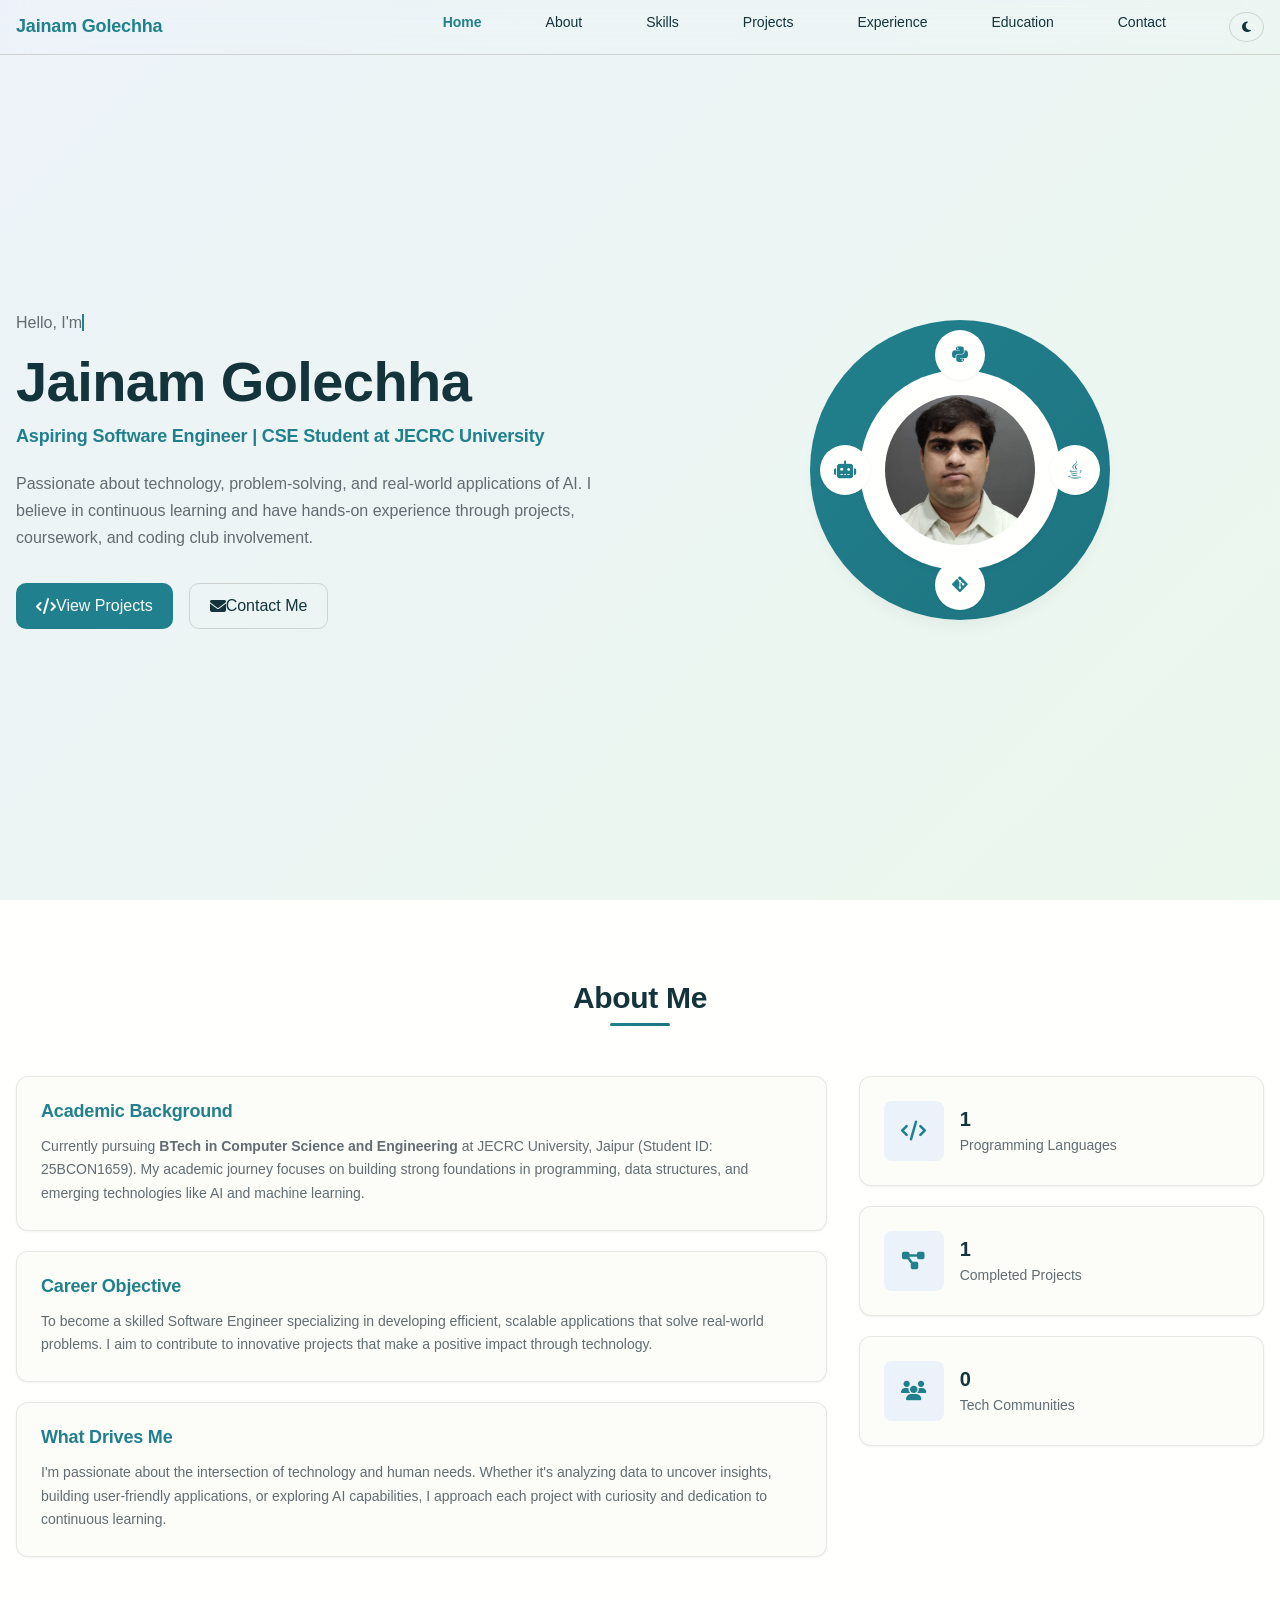
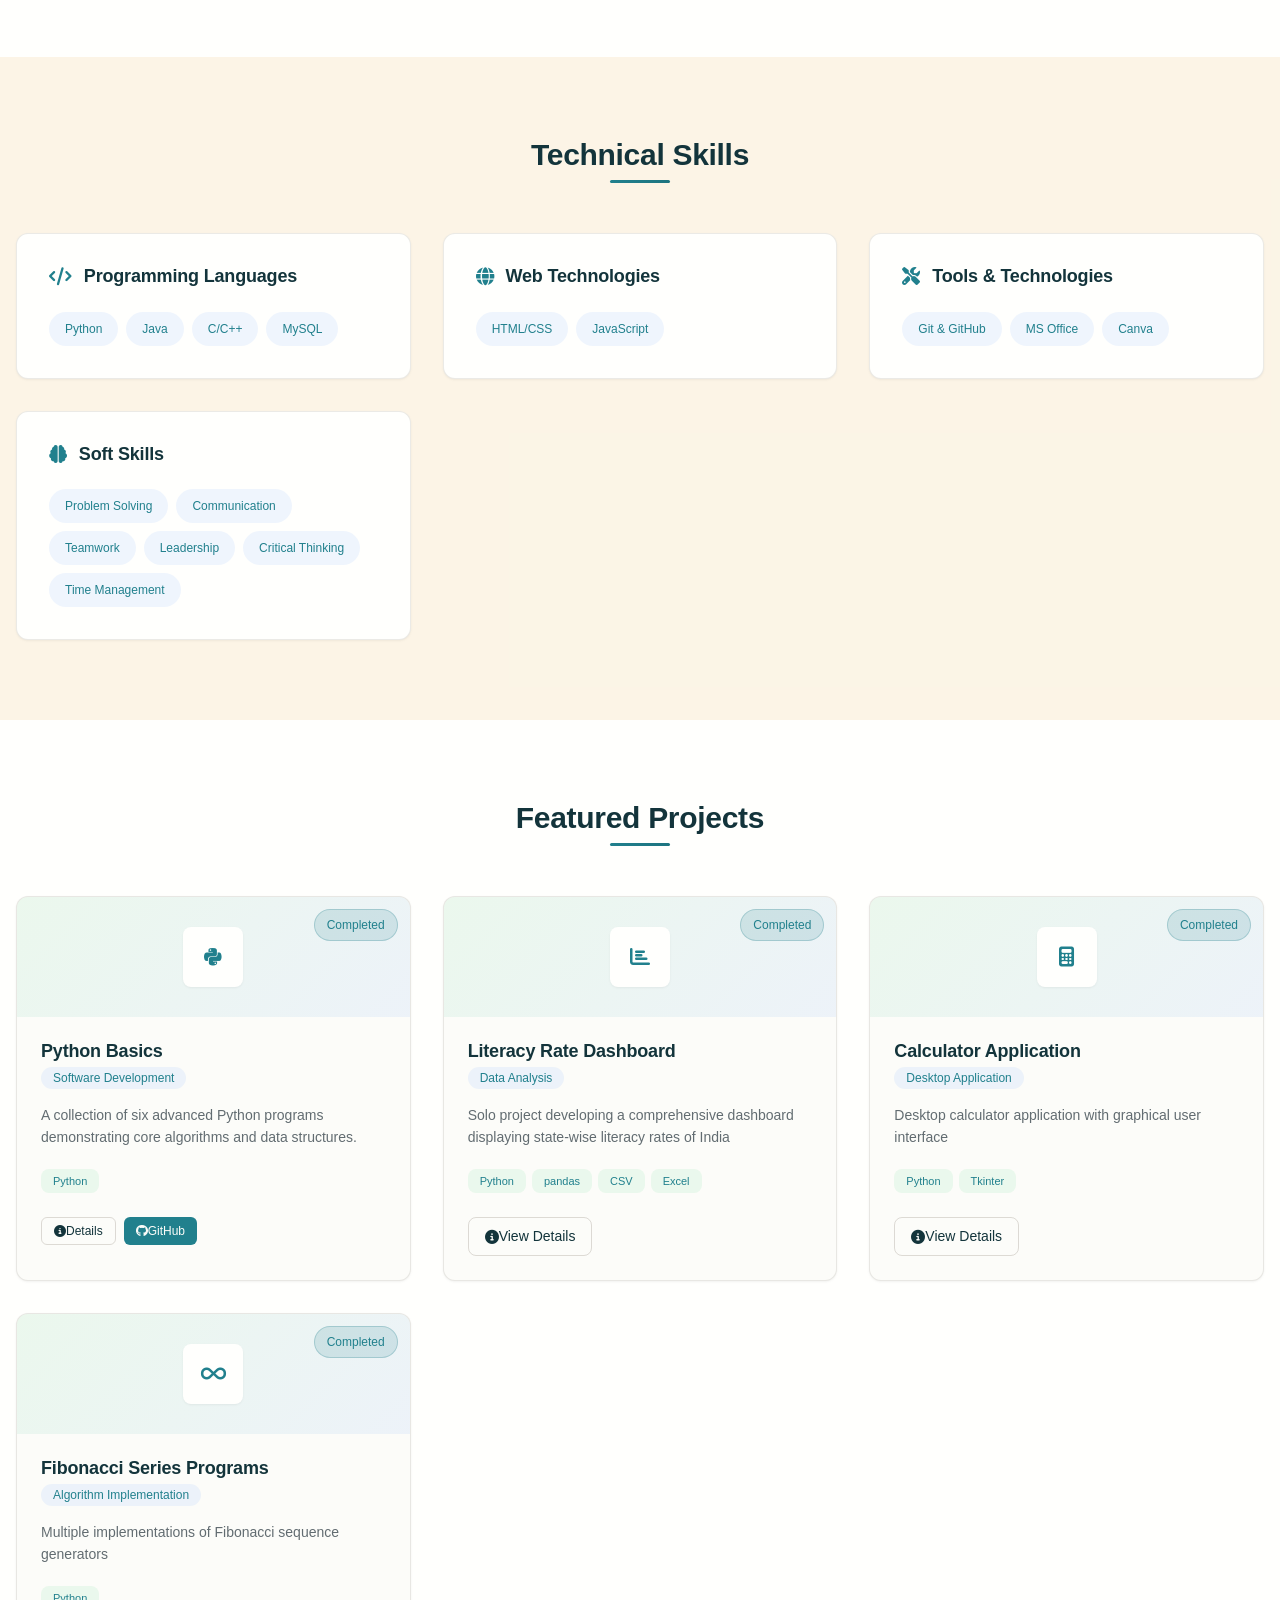
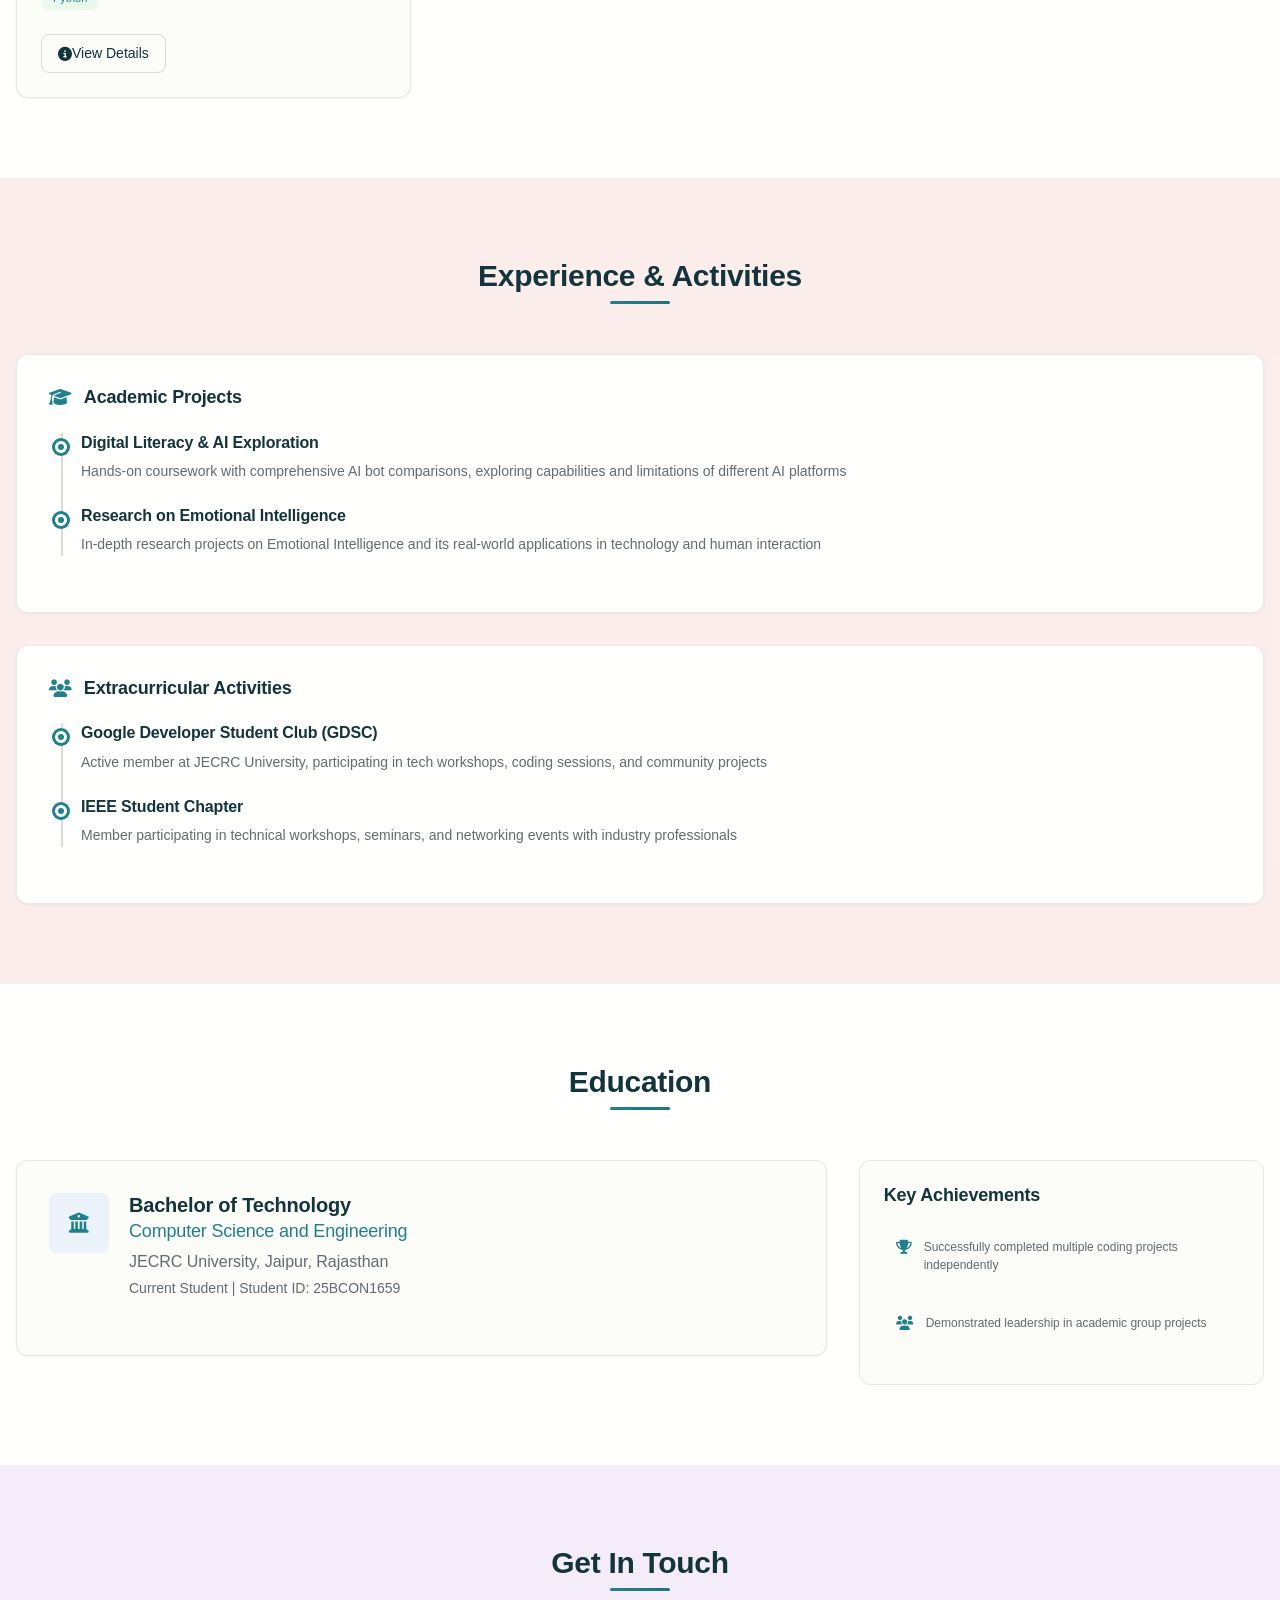
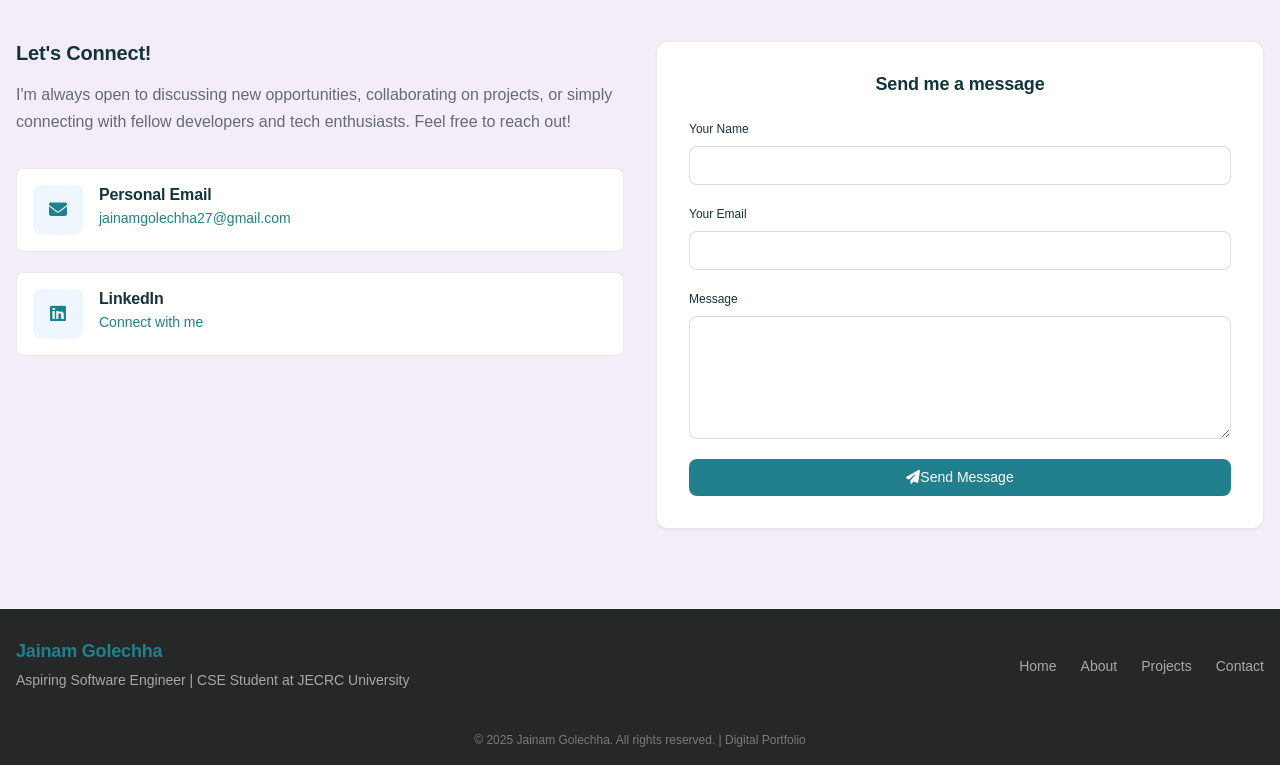
<file: index.html>
<!DOCTYPE html>
<html lang="en">
<head>
    <meta http-equiv="Content-Type" content="text/html; charset=UTF-8">
    <style>
        body {transition: opacity ease-in 0.2s; } 
        body[unresolved] {opacity: 0; display: block; overflow: hidden; position: relative; } 
    </style>
    <meta name="viewport" content="width=device-width, initial-scale=1.0">
    <title>Jainam Golechha - Digital Portfolio | Aspiring Software Engineer
        <link rel="icon" href="data:,">
    </title>
    <meta name="description" content="Digital portfolio of Jainam Golechha, Computer Science Engineering student at JECRC University specializing in software development and AI applications.">
    <!-- Updated CSS paths to use the 'assets' folder -->
    <link rel="stylesheet" href="./assets/style.css">
    <link rel="stylesheet" href="https://cdnjs.cloudflare.com/ajax/libs/font-awesome/6.4.0/css/all.min.css">
    <style>
        /* Modal fixes - ensure proper hiding */
        .modal.hidden {
            display: none !important;
            opacity: 0 !important;
            visibility: hidden !important;
            pointer-events: none !important;
        }
        
        .modal:not(.hidden) {
            display: flex !important;
            opacity: 1 !important;
            visibility: visible !important;
            pointer-events: auto !important;
        }
        
        @keyframes slideInRight {
            from { transform: translateX(100%); opacity: 0; }
            to { transform: translateX(0); opacity: 1; }
        }
        
        @keyframes slideOutRight {
            from { transform: translateX(0); opacity: 1; }
            to { transform: translateX(100%); opacity: 0; }
        }
        
        @keyframes blink {
            0%, 50% { border-color: transparent; }
            51%, 100% { border-color: var(--color-primary); }
        }
        
        @keyframes fadeInUp {
            from { opacity: 0; transform: translateY(30px); }
            to { opacity: 1; transform: translateY(0); }
        }
        
        .notification-content {
            display: flex;
            align-items: center;
            gap: var(--space-12);
        }
        
        .notification-close {
            background: none;
            border: none;
            color: var(--color-text-secondary);
            cursor: pointer;
            font-size: var(--font-size-lg);
            padding: 0;
            margin-left: auto;
        }
        
        .notification-close:hover { color: var(--color-text); }
        
        /* Mobile menu animation */
        .nav-toggle.active span:nth-child(1) { transform: rotate(45deg) translate(5px, 5px); }
        .nav-toggle.active span:nth-child(2) { opacity: 0; }
        .nav-toggle.active span:nth-child(3) { transform: rotate(-45deg) translate(7px, -6px); }
        
        /* Smooth transitions for all interactive elements */
        .project-card, .about-card, .stat-card, .skill-category, .contact-method, .achievement-item, .course-item {
            transition: all var(--duration-normal) var(--ease-standard);
        }
        
        /* Hover effects */
        .project-card:hover .project-icon { transform: scale(1.1) rotate(5deg); }
        .stat-card:hover .stat-icon { animation: bounce 0.6s ease; }
        
        @keyframes bounce {
            0%, 20%, 60%, 100% { transform: translateY(0); }
            40% { transform: translateY(-10px); }
            80% { transform: translateY(-5px); }
        }
        
        /* Focus states for accessibility */
        .btn:focus-visible, .nav-link:focus-visible, .contact-method:focus-visible {
            outline: 2px solid var(--color-primary);
            outline-offset: 2px;
        }
        
        /* Loading states */
        .hero-text > * {
            animation: fadeInUp 0.8s ease-out forwards;
        }
    </style>
</head>
<body>
    <!-- Navigation -->
    <nav class="navbar">
        <div class="container">
            <div class="nav-brand">
                <h2>Jainam Golechha</h2>
            </div>
            <div class="nav-toggle" id="nav-toggle">
                <span></span><span></span><span></span>
            </div>
            <ul class="nav-menu" id="nav-menu">
                <li><a href="#hero" class="nav-link">Home</a></li>
                <li><a href="#about" class="nav-link">About</a></li>
                <li><a href="#skills" class="nav-link">Skills</a></li>
                <li><a href="#projects" class="nav-link">Projects</a></li>
                <li><a href="#experience" class="nav-link">Experience</a></li>
                <li><a href="#education" class="nav-link">Education</a></li>
                <li><a href="#contact" class="nav-link">Contact</a></li>
                 <li>
                    <button id="theme-toggle" class="btn btn--outline btn--sm" style="margin-left: 15px; border-radius: 50%; padding: 8px 12px;" aria-label="Toggle Theme">
                        <i class="fas fa-moon"></i>
                    </button>
                </li>
            </ul>
        </div>
    </nav>

    <!-- Hero Section -->
    <section id="hero" class="hero">
        <div class="container">
            <div class="hero-content">
                <div class="hero-text">
                    <div class="hero-greeting" style="opacity: 0; transform: translateY(30px); animation-delay: 0s;">
                        <span class="typing-text" style="border-right: 2px solid var(--color-primary); animation: 1s ease 0s infinite normal none running blink;">Hello, I'm</span>
                    </div>
                    <h1 class="hero-name" style="opacity: 0; transform: translateY(30px); animation-delay: 0.1s;">Jainam Golechha</h1>
                    <h2 class="hero-title" style="opacity: 0; transform: translateY(30px); animation-delay: 0.2s;">Aspiring Software Engineer | CSE Student at JECRC University</h2>
                    <p class="hero-bio" style="opacity: 0; transform: translateY(30px); animation-delay: 0.3s;">Passionate about technology, problem-solving, and real-world applications of AI. I believe in continuous learning and have hands-on experience through projects, coursework, and coding club involvement.</p>
                    <div class="hero-cta" style="opacity: 0; transform: translateY(30px); animation-delay: 0.4s;">
                        <a href="#projects" class="btn btn--primary btn--lg">
                            <i class="fas fa-code"></i> View Projects
                        </a>
                        <a href="#contact" class="btn btn--outline btn--lg">
                            <i class="fas fa-envelope"></i> Contact Me
                        </a>
                    </div>
                </div>
                <div class="hero-visual">
                    <div class="profile-circle">
                        <div class="profile-image">
                            <!-- Updated image path to use the 'assets' folder -->
                            <img src="./assets/profile.jpg.jpg" alt="Profile Photo" style="width:150px; height:150px; object-fit:cover; border-radius:50%;">
                        </div>
                        <div class="tech-icons">
                            <span class="tech-icon" data-tech="Python"><i class="fab fa-python"></i></span>
                            <span class="tech-icon" data-tech="Java"><i class="fab fa-java"></i></span>
                            <span class="tech-icon" data-tech="Git"><i class="fab fa-git-alt"></i></span>
                            <span class="tech-icon" data-tech="AI"><i class="fas fa-robot"></i></span>
                        </div>
                    </div>
                </div>
            </div>
        </div>
    </section>

    <!-- About Section -->
    <section id="about" class="about">
        <div class="container">
            <h2 class="section-title">About Me</h2>
            <div class="about-content">
                <div class="about-text">
                    <div class="about-card" style="opacity: 0; transform: translateY(30px); transition: opacity 0.6s ease-out, transform 0.6s ease-out;">
                        <h3>Academic Background</h3>
                        <p>Currently pursuing <strong>BTech in Computer Science and Engineering</strong> at JECRC University, Jaipur (Student ID: 25BCON1659). My academic journey focuses on building strong foundations in programming, data structures, and emerging technologies like AI and machine learning.</p>
                    </div>
                    
                    <div class="about-card" style="opacity: 0; transform: translateY(30px); transition: opacity 0.6s ease-out, transform 0.6s ease-out;">
                        <h3>Career Objective</h3>
                        <p>To become a skilled Software Engineer specializing in developing efficient, scalable applications that solve real-world problems. I aim to contribute to innovative projects that make a positive impact through technology.</p>
                    </div>
                    
                    <div class="about-card" style="opacity: 0; transform: translateY(30px); transition: opacity 0.6s ease-out, transform 0.6s ease-out;">
                        <h3>What Drives Me</h3>
                        <p>I'm passionate about the intersection of technology and human needs. Whether it's analyzing data to uncover insights, building user-friendly applications, or exploring AI capabilities, I approach each project with curiosity and dedication to continuous learning.</p>
                    </div>
                </div>
                
                <div class="about-stats">
                    <div class="stat-card" style="opacity: 0; transform: translateY(30px); transition: opacity 0.6s ease-out, transform 0.6s ease-out;">
                        <div class="stat-icon"><i class="fas fa-code"></i></div>
                        <div class="stat-content">
                            <h3 class="stat-number" data-target="5">0</h3>
                            <p>Programming Languages</p>
                        </div>
                    </div>
                    <div class="stat-card" style="opacity: 0; transform: translateY(30px); transition: opacity 0.6s ease-out, transform 0.6s ease-out;">
                        <div class="stat-icon"><i class="fas fa-project-diagram"></i></div>
                        <div class="stat-content">
                            <h3 class="stat-number" data-target="4">0</h3>
                            <p>Completed Projects</p>
                        </div>
                    </div>
                    <div class="stat-card" style="opacity: 0; transform: translateY(30px); transition: opacity 0.6s ease-out, transform 0.6s ease-out;">
                        <div class="stat-icon"><i class="fas fa-users"></i></div>
                        <div class="stat-content">
                            <h3 class="stat-number" data-target="2">0</h3>
                            <p>Tech Communities</p>
                        </div>
                    </div>
                </div>
            </div>
        </div>
    </section>

    <!-- Skills Section -->
    <section id="skills" class="skills">
        <div class="container">
            <h2 class="section-title">Technical Skills</h2>
            <div class="skills-grid">
                <!-- Programming Languages -->
                <div class="skill-category" style="opacity: 0; transform: translateY(30px); transition: opacity 0.6s ease-out, transform 0.6s ease-out;">
                    <h3><i class="fas fa-code"></i> Programming Languages</h3>
                    <div class="soft-skills">
                        <span class="soft-skill">Python</span>
                        <span class="soft-skill">Java</span>
                        <span class="soft-skill">C/C++</span>
                        <span class="soft-skill">MySQL</span>
                    </div>
                </div>

                <!-- Web Technologies -->
                <div class="skill-category" style="opacity: 0; transform: translateY(30px); transition: opacity 0.6s ease-out, transform 0.6s ease-out;">
                    <h3><i class="fas fa-globe"></i> Web Technologies</h3>
                    <div class="soft-skills">
                        <span class="soft-skill">HTML/CSS</span>
                        <span class="soft-skill">JavaScript</span>
                    </div>
                </div>

                <!-- Tools & Technologies -->
                <div class="skill-category" style="opacity: 0; transform: translateY(30px); transition: opacity 0.6s ease-out, transform 0.6s ease-out;">
                    <h3><i class="fas fa-tools"></i> Tools &amp; Technologies</h3>
                    <div class="soft-skills">
                        <span class="soft-skill">Git &amp; GitHub</span>
                        <span class="soft-skill">MS Office</span>
                        <span class="soft-skill">Canva</span>
                    </div>
                </div>

                <!-- Soft Skills -->
                <div class="skill-category" style="opacity: 0; transform: translateY(30px); transition: opacity 0.6s ease-out, transform 0.6s ease-out;">
                    <h3><i class="fas fa-brain"></i> Soft Skills</h3>
                    <div class="soft-skills">
                        <span class="soft-skill">Problem Solving</span>
                        <span class="soft-skill">Communication</span>
                        <span class="soft-skill">Teamwork</span>
                        <span class="soft-skill">Leadership</span>
                        <span class="soft-skill">Critical Thinking</span>
                        <span class="soft-skill">Time Management</span>
                    </div>
                </div>
            </div>
        </div>
    </section>

    <!-- Projects Section -->
    <section id="projects" class="projects">
        <div class="container">
            <h2 class="section-title">Featured Projects</h2>
            <div class="projects-grid">
                
                <!-- Project 1: Advanced Python Programs -->
                <div class="project-card" data-project="python-basics" style="opacity: 0; transform: translateY(30px); transition: opacity 0.6s ease-out, transform 0.6s ease-out;">
                    <div class="project-image">
                        <div class="project-icon">
                            <i class="fab fa-python"></i>
                        </div>
                        <div class="project-status">
                            <span class="status status--success">Completed</span>
                        </div>
                    </div>
                    <div class="project-content">
                        <div class="project-header">
                            <h3>Python Basics</h3>
                            <span class="project-type">Software Development</span>
                        </div>
                        <p class="project-description">A collection of six advanced Python programs demonstrating core algorithms and data structures.</p>
                        
                        <div class="project-tech">
                            <span class="tech-tag">Python</span>
                        </div>
                        
                        <div class="flex gap-8">
                            <button class="btn btn--outline btn--sm project-details-btn" data-target="python-basics-details">
                                <i class="fas fa-info-circle"></i> Details
                            </button>
                            <a href="https://github.com/JGthegoat2708/python-basics-25BCON1659" target="_blank" class="btn btn--primary btn--sm">
                                <i class="fab fa-github"></i> GitHub
                            </a>
                        </div>
                    </div>
                </div>

                <!-- Project 2: Literacy Rate Dashboard -->
                <div class="project-card" data-project="literacy" style="opacity: 0; transform: translateY(30px); transition: opacity 0.6s ease-out, transform 0.6s ease-out;">
                    <div class="project-image">
                        <div class="project-icon">
                            <i class="fas fa-chart-bar"></i>
                        </div>
                        <div class="project-status">
                            <span class="status status--success">Completed</span>
                        </div>
                    </div>
                    <div class="project-content">
                        <div class="project-header">
                            <h3>Literacy Rate Dashboard</h3>
                            <span class="project-type">Data Analysis</span>
                        </div>
                        <p class="project-description">Solo project developing a comprehensive dashboard displaying state-wise literacy rates of India</p>
                        
                        <div class="project-tech">
                            <span class="tech-tag">Python</span>
                            <span class="tech-tag">pandas</span>
                            <span class="tech-tag">CSV</span>
                            <span class="tech-tag">Excel</span>
                        </div>
                        
                        <button class="btn btn--outline project-details-btn" data-target="literacy-details">
                            <i class="fas fa-info-circle"></i> View Details
                        </button>
                    </div>
                </div>

                <!-- Project 3: Calculator Application -->
                <div class="project-card" data-project="calculator" style="opacity: 0; transform: translateY(30px); transition: opacity 0.6s ease-out, transform 0.6s ease-out;">
                    <div class="project-image">
                        <div class="project-icon">
                            <i class="fas fa-calculator"></i>
                        </div>
                        <div class="project-status">
                            <span class="status status--success">Completed</span>
                        </div>
                    </div>
                    <div class="project-content">
                        <div class="project-header">
                            <h3>Calculator Application</h3>
                            <span class="project-type">Desktop Application</span>
                        </div>
                        <p class="project-description">Desktop calculator application with graphical user interface</p>
                        
                        <div class="project-tech">
                            <span class="tech-tag">Python</span>
                            <span class="tech-tag">Tkinter</span>
                        </div>
                        
                        <button class="btn btn--outline project-details-btn" data-target="calculator-details">
                            <i class="fas fa-info-circle"></i> View Details
                        </button>
                    </div>
                </div>

                <!-- Project 4: Fibonacci Series Programs -->
                <div class="project-card" data-project="fibonacci" style="opacity: 0; transform: translateY(30px); transition: opacity 0.6s ease-out, transform 0.6s ease-out;">
                    <div class="project-image">
                        <div class="project-icon">
                            <i class="fas fa-infinity"></i>
                        </div>
                        <div class="project-status">
                            <span class="status status--success">Completed</span>
                        </div>
                    </div>
                    <div class="project-content">
                        <div class="project-header">
                            <h3>Fibonacci Series Programs</h3>
                            <span class="project-type">Algorithm Implementation</span>
                        </div>
                        <p class="project-description">Multiple implementations of Fibonacci sequence generators</p>
                        
                        <div class="project-tech">
                            <span class="tech-tag">Python</span>
                        </div>
                        
                        <button class="btn btn--outline project-details-btn" data-target="fibonacci-details">
                            <i class="fas fa-info-circle"></i> View Details
                        </button>
                    </div>
                </div>
            </div>
        </div>
    </section>

    <!-- Project Details Modals -->
    <div id="python-basics-details" class="modal hidden" style="display: none;">
        <div class="modal-overlay"></div>
        <div class="modal-content">
            <div class="modal-header">
                <h3>Python Basics Repository</h3>
                <button class="modal-close">×</button>
            </div>
            <div class="modal-body">
                <p><strong>Description:</strong> This repository contains six advanced Python programs designed to showcase fundamental and advanced concepts in logic, mathematics, and data management.</p>
                <h4>Included Programs:</h4>
                <ul>
                    <li><strong>factorial.py:</strong> Calculates factorial for a given number n.</li>
                    <li><strong>fibonacci.py:</strong> Generates the mathematical Fibonacci sequence.</li>
                    <li><strong>struct.py:</strong> Stores and manages student data using Python's modern <code>@dataclass</code> decorator.</li>
                    <li><strong>calculator.py:</strong> Performs complex mathematical operations beyond standard arithmetic.</li>
                    <li><strong>prime_checker.py:</strong> Evaluates and checks whether an input number is prime.</li>
                    <li><strong>palindrome.py:</strong> Evaluates string symmetry to identify palindromes.</li>
                </ul>
            </div>
        </div>
    </div>

    <div id="literacy-details" class="modal hidden" style="display: none;">
        <div class="modal-overlay"></div>
        <div class="modal-content">
            <div class="modal-header">
                <h3>Literacy Rate Dashboard</h3>
                <button class="modal-close">×</button>
            </div>
            <div class="modal-body">
                <p><strong>Description:</strong> Fetched data from CBSE portal, managed and cleaned it using Excel, processed as CSV using Python. The project enhanced my Python proficiency and taught me end-to-end project development.</p>
                <h4>Key Learning Outcomes:</h4>
                <ul>
                    <li>Enhanced data processing skills and CSV handling</li>
                    <li>Independent project management and planning</li>
                    <li>Data visualization and presentation techniques</li>
                    <li>Working with real-world datasets</li>
                </ul>
            </div>
        </div>
    </div>

    <div id="calculator-details" class="modal hidden" style="display: none;">
        <div class="modal-overlay"></div>
        <div class="modal-content">
            <div class="modal-header">
                <h3>Calculator Application</h3>
                <button class="modal-close">×</button>
            </div>
            <div class="modal-body">
                <p><strong>Description:</strong> Built an intuitive desktop calculator supporting basic arithmetic operations with a clean, user-friendly interface using Python's Tkinter library.</p>
                <h4>Key Learning Outcomes:</h4>
                <ul>
                    <li>GUI development and user experience design</li>
                    <li>Event-driven programming concepts</li>
                    <li>User interface design principles</li>
                    <li>Software testing and debugging</li>
                </ul>
            </div>
        </div>
    </div>

    <div id="fibonacci-details" class="modal hidden" style="display: none;">
        <div class="modal-overlay"></div>
        <div class="modal-content">
            <div class="modal-header">
                <h3>Fibonacci Series Programs</h3>
                <button class="modal-close">×</button>
            </div>
            <div class="modal-body">
                <p><strong>Description:</strong> Created various approaches to generate Fibonacci sequences including iterative and recursive methods, with input validation and error handling.</p>
                <h4>Key Learning Outcomes:</h4>
                <ul>
                    <li>Algorithm optimization and code efficiency</li>
                    <li>Multiple solution approaches to the same problem</li>
                    <li>Recursive vs. iterative programming concepts</li>
                    <li>Input validation and error handling</li>
                </ul>
            </div>
        </div>
    </div>

    <!-- Experience Section -->
    <section id="experience" class="experience">
        <div class="container">
            <h2 class="section-title">Experience &amp; Activities</h2>
            <div class="experience-timeline">
                <div class="timeline-section">
                    <h3 class="timeline-title"><i class="fas fa-graduation-cap"></i> Academic Projects</h3>
                    <div class="timeline-items">
                        <div class="timeline-item" style="opacity: 0; transform: translateY(30px); transition: opacity 0.6s ease-out, transform 0.6s ease-out;">
                            <div class="timeline-marker"></div>
                            <div class="timeline-content">
                                <h4>Digital Literacy &amp; AI Exploration</h4>
                                <p>Hands-on coursework with comprehensive AI bot comparisons, exploring capabilities and limitations of different AI platforms</p>
                            </div>
                        </div>
                        <div class="timeline-item" style="opacity: 0; transform: translateY(30px); transition: opacity 0.6s ease-out, transform 0.6s ease-out;">
                            <div class="timeline-marker"></div>
                            <div class="timeline-content">
                                <h4>Research on Emotional Intelligence</h4>
                                <p>In-depth research projects on Emotional Intelligence and its real-world applications in technology and human interaction</p>
                            </div>
                        </div>
                    </div>
                </div>

                <div class="timeline-section">
                    <h3 class="timeline-title"><i class="fas fa-users"></i> Extracurricular Activities</h3>
                    <div class="timeline-items">
                        <div class="timeline-item" style="opacity: 0; transform: translateY(30px); transition: opacity 0.6s ease-out, transform 0.6s ease-out;">
                            <div class="timeline-marker"></div>
                            <div class="timeline-content">
                                <h4>Google Developer Student Club (GDSC)</h4>
                                <p>Active member at JECRC University, participating in tech workshops, coding sessions, and community projects</p>
                            </div>
                        </div>
                        <div class="timeline-item" style="opacity: 0; transform: translateY(30px); transition: opacity 0.6s ease-out, transform 0.6s ease-out;">
                            <div class="timeline-marker"></div>
                            <div class="timeline-content">
                                <h4>IEEE Student Chapter</h4>
                                <p>Member participating in technical workshops, seminars, and networking events with industry professionals</p>
                            </div>
                        </div>
                    </div>
                </div>
            </div>
        </div>
    </section>

    <!-- Education Section -->
    <section id="education" class="education">
        <div class="container">
            <h2 class="section-title">Education</h2>
            <div class="education-content">
                <div class="education-main">
                    <div class="education-card">
                        <div class="education-header">
                            <div class="education-icon"><i class="fas fa-university"></i></div>
                            <div class="education-info">
                                <h3>Bachelor of Technology</h3>
                                <h4>Computer Science and Engineering</h4>
                                <p class="education-institution">JECRC University, Jaipur, Rajasthan</p>
                                <p class="education-status">Current Student | Student ID: 25BCON1659</p>
                            </div>
                        </div>
                    </div>
                </div>
                
                <div class="achievements-sidebar">
                    <h3>Key Achievements</h3>
                    <div class="achievement-list">
                        <div class="achievement-item">
                            <i class="fas fa-trophy"></i>
                            <p>Successfully completed multiple coding projects independently</p>
                        </div>
                        <div class="achievement-item">
                            <i class="fas fa-users"></i>
                            <p>Demonstrated leadership in academic group projects</p>
                        </div>
                    </div>
                </div>
            </div>
        </div>
    </section>

    <!-- Contact Section -->
    <section id="contact" class="contact">
        <div class="container">
            <h2 class="section-title">Get In Touch</h2>
            <div class="contact-content">
                <div class="contact-info">
                    <div class="contact-intro">
                        <h3>Let's Connect!</h3>
                        <p>I'm always open to discussing new opportunities, collaborating on projects, or simply connecting with fellow developers and tech enthusiasts. Feel free to reach out!</p>
                    </div>
                    
                    <div class="contact-methods">
                        <div class="contact-method" style="opacity: 0; transform: translateY(30px); transition: opacity 0.6s ease-out, transform 0.6s ease-out;">
                            <div class="contact-icon"><i class="fas fa-envelope"></i></div>
                            <div class="contact-details">
                                <h4>Personal Email</h4>
                                <a href="mailto:jainamgolechha27@gmail.com" target="_blank">jainamgolechha27@gmail.com</a>
                            </div>
                        </div>
                        <div class="contact-method" style="opacity: 0; transform: translateY(30px); transition: opacity 0.6s ease-out, transform 0.6s ease-out;">
                            <div class="contact-icon"><i class="fab fa-linkedin"></i></div>
                            <div class="contact-details">
                                <h4>LinkedIn</h4>
                                <a href="https://linkedin.com/in/jainam-golechha-197b8137b" target="_blank">Connect with me</a>
                            </div>
                        </div>
                    </div>
                </div>
                
                <div class="contact-form-container">
                    <div class="contact-form-card">
                        <h3>Send me a message</h3>
                        <form class="contact-form" id="contact-form">
                            <div class="form-group">
                                <label for="name" class="form-label">Your Name</label>
                                <input type="text" id="name" name="name" class="form-control" required="">
                            </div>
                            <div class="form-group">
                                <label for="email" class="form-label">Your Email</label>
                                <input type="email" id="email" name="email" class="form-control" required="">
                            </div>
                            <div class="form-group">
                                <label for="message" class="form-label">Message</label>
                                <textarea id="message" name="message" rows="5" class="form-control" required=""></textarea>
                            </div>
                            <button type="submit" class="btn btn--primary btn--full-width">
                                <i class="fas fa-paper-plane"></i> Send Message
                            </button>
                        </form>
                    </div>
                </div>
            </div>
        </div>
    </section>

    <!-- Footer -->
    <footer class="footer">
        <div class="container">
            <div class="footer-content">
                <div class="footer-info">
                    <h3>Jainam Golechha</h3>
                    <p>Aspiring Software Engineer | CSE Student at JECRC University</p>
                </div>
                <div class="footer-links">
                    <a href="#hero">Home</a>
                    <a href="#about">About</a>
                    <a href="#projects">Projects</a>
                    <a href="#contact">Contact</a>
                </div>
            </div>
            <div class="footer-bottom">
                <p>© 2025 Jainam Golechha. All rights reserved. | Digital Portfolio</p>
            </div>
        </div>
    </footer>

    <!-- Back to Top Button -->
    <button id="back-to-top" class="back-to-top">
        <i class="fas fa-chevron-up"></i>
    </button>

    <!-- Link your new theme toggle script -->
    <script src="./assets/theme.js"></script>
    
    <!-- Existing JS path -->
    <script src="./assets/app.js.download"></script>
</body>
</html>
</file>
<file: assets/style.css>
:root {
  /* Primitive Color Tokens */
  --color-white: rgba(255, 255, 255, 1);
  --color-black: rgba(0, 0, 0, 1);
  --color-cream-50: rgba(252, 252, 249, 1);
  --color-cream-100: rgba(255, 255, 253, 1);
  --color-gray-200: rgba(245, 245, 245, 1);
  --color-gray-300: rgba(167, 169, 169, 1);
  --color-gray-400: rgba(119, 124, 124, 1);
  --color-slate-500: rgba(98, 108, 113, 1);
  --color-brown-600: rgba(94, 82, 64, 1);
  --color-charcoal-700: rgba(31, 33, 33, 1);
  --color-charcoal-800: rgba(38, 40, 40, 1);
  --color-slate-900: rgba(19, 52, 59, 1);
  --color-teal-300: rgba(50, 184, 198, 1);
  --color-teal-400: rgba(45, 166, 178, 1);
  --color-teal-500: rgba(33, 128, 141, 1);
  --color-teal-600: rgba(29, 116, 128, 1);
  --color-teal-700: rgba(26, 104, 115, 1);
  --color-teal-800: rgba(41, 150, 161, 1);
  --color-red-400: rgba(255, 84, 89, 1);
  --color-red-500: rgba(192, 21, 47, 1);
  --color-orange-400: rgba(230, 129, 97, 1);
  --color-orange-500: rgba(168, 75, 47, 1);

  /* RGB versions for opacity control */
  --color-brown-600-rgb: 94, 82, 64;
  --color-teal-500-rgb: 33, 128, 141;
  --color-slate-900-rgb: 19, 52, 59;
  --color-slate-500-rgb: 98, 108, 113;
  --color-red-500-rgb: 192, 21, 47;
  --color-red-400-rgb: 255, 84, 89;
  --color-orange-500-rgb: 168, 75, 47;
  --color-orange-400-rgb: 230, 129, 97;

  /* Background color tokens (Light Mode) */
  --color-bg-1: rgba(59, 130, 246, 0.08); /* Light blue */
  --color-bg-2: rgba(245, 158, 11, 0.08); /* Light yellow */
  --color-bg-3: rgba(34, 197, 94, 0.08); /* Light green */
  --color-bg-4: rgba(239, 68, 68, 0.08); /* Light red */
  --color-bg-5: rgba(147, 51, 234, 0.08); /* Light purple */
  --color-bg-6: rgba(249, 115, 22, 0.08); /* Light orange */
  --color-bg-7: rgba(236, 72, 153, 0.08); /* Light pink */
  --color-bg-8: rgba(6, 182, 212, 0.08); /* Light cyan */

  /* Semantic Color Tokens (Light Mode) */
  --color-background: var(--color-cream-50);
  --color-surface: var(--color-cream-100);
  --color-text: var(--color-slate-900);
  --color-text-secondary: var(--color-slate-500);
  --color-primary: var(--color-teal-500);
  --color-primary-hover: var(--color-teal-600);
  --color-primary-active: var(--color-teal-700);
  --color-secondary: rgba(var(--color-brown-600-rgb), 0.12);
  --color-secondary-hover: rgba(var(--color-brown-600-rgb), 0.2);
  --color-secondary-active: rgba(var(--color-brown-600-rgb), 0.25);
  --color-border: rgba(var(--color-brown-600-rgb), 0.2);
  --color-btn-primary-text: var(--color-cream-50);
  --color-card-border: rgba(var(--color-brown-600-rgb), 0.12);
  --color-card-border-inner: rgba(var(--color-brown-600-rgb), 0.12);
  --color-error: var(--color-red-500);
  --color-success: var(--color-teal-500);
  --color-warning: var(--color-orange-500);
  --color-info: var(--color-slate-500);
  --color-focus-ring: rgba(var(--color-teal-500-rgb), 0.4);
  --color-select-caret: rgba(var(--color-slate-900-rgb), 0.8);

  /* Common style patterns */
  --focus-ring: 0 0 0 3px var(--color-focus-ring);
  --focus-outline: 2px solid var(--color-primary);
  --status-bg-opacity: 0.15;
  --status-border-opacity: 0.25;
  --select-caret-light: url("data:image/svg+xml,%3Csvg xmlns='http://www.w3.org/2000/svg' width='16' height='16' viewBox='0 0 24 24' fill='none' stroke='%23134252' stroke-width='2' stroke-linecap='round' stroke-linejoin='round'%3E%3Cpolyline points='6 9 12 15 18 9'%3E%3C/polyline%3E%3C/svg%3E");
  --select-caret-dark: url("data:image/svg+xml,%3Csvg xmlns='http://www.w3.org/2000/svg' width='16' height='16' viewBox='0 0 24 24' fill='none' stroke='%23f5f5f5' stroke-width='2' stroke-linecap='round' stroke-linejoin='round'%3E%3Cpolyline points='6 9 12 15 18 9'%3E%3C/polyline%3E%3C/svg%3E");

  /* RGB versions for opacity control */
  --color-success-rgb: 33, 128, 141;
  --color-error-rgb: 192, 21, 47;
  --color-warning-rgb: 168, 75, 47;
  --color-info-rgb: 98, 108, 113;

  /* Typography */
  --font-family-base: "FKGroteskNeue", "Geist", "Inter", -apple-system,
    BlinkMacSystemFont, "Segoe UI", Roboto, sans-serif;
  --font-family-mono: "Berkeley Mono", ui-monospace, SFMono-Regular, Menlo,
    Monaco, Consolas, monospace;
  --font-size-xs: 11px;
  --font-size-sm: 12px;
  --font-size-base: 14px;
  --font-size-md: 14px;
  --font-size-lg: 16px;
  --font-size-xl: 18px;
  --font-size-2xl: 20px;
  --font-size-3xl: 24px;
  --font-size-4xl: 30px;
  --font-weight-normal: 400;
  --font-weight-medium: 500;
  --font-weight-semibold: 550;
  --font-weight-bold: 600;
  --line-height-tight: 1.2;
  --line-height-normal: 1.5;
  --letter-spacing-tight: -0.01em;

  /* Spacing */
  --space-0: 0;
  --space-1: 1px;
  --space-2: 2px;
  --space-4: 4px;
  --space-6: 6px;
  --space-8: 8px;
  --space-10: 10px;
  --space-12: 12px;
  --space-16: 16px;
  --space-20: 20px;
  --space-24: 24px;
  --space-32: 32px;

  /* Border Radius */
  --radius-sm: 6px;
  --radius-base: 8px;
  --radius-md: 10px;
  --radius-lg: 12px;
  --radius-full: 9999px;

  /* Shadows */
  --shadow-xs: 0 1px 2px rgba(0, 0, 0, 0.02);
  --shadow-sm: 0 1px 3px rgba(0, 0, 0, 0.04), 0 1px 2px rgba(0, 0, 0, 0.02);
  --shadow-md: 0 4px 6px -1px rgba(0, 0, 0, 0.04),
    0 2px 4px -1px rgba(0, 0, 0, 0.02);
  --shadow-lg: 0 10px 15px -3px rgba(0, 0, 0, 0.04),
    0 4px 6px -2px rgba(0, 0, 0, 0.02);
  --shadow-inset-sm: inset 0 1px 0 rgba(255, 255, 255, 0.15),
    inset 0 -1px 0 rgba(0, 0, 0, 0.03);

  /* Animation */
  --duration-fast: 150ms;
  --duration-normal: 250ms;
  --ease-standard: cubic-bezier(0.16, 1, 0.3, 1);

  /* Layout */
  --container-sm: 640px;
  --container-md: 768px;
  --container-lg: 1024px;
  --container-xl: 1280px;
}

/* Dark mode colors */
@media (prefers-color-scheme: dark) {
  :root {
    /* RGB versions for opacity control (Dark Mode) */
    --color-gray-400-rgb: 119, 124, 124;
    --color-teal-300-rgb: 50, 184, 198;
    --color-gray-300-rgb: 167, 169, 169;
    --color-gray-200-rgb: 245, 245, 245;

    /* Background color tokens (Dark Mode) */
    --color-bg-1: rgba(29, 78, 216, 0.15); /* Dark blue */
    --color-bg-2: rgba(180, 83, 9, 0.15); /* Dark yellow */
    --color-bg-3: rgba(21, 128, 61, 0.15); /* Dark green */
    --color-bg-4: rgba(185, 28, 28, 0.15); /* Dark red */
    --color-bg-5: rgba(107, 33, 168, 0.15); /* Dark purple */
    --color-bg-6: rgba(194, 65, 12, 0.15); /* Dark orange */
    --color-bg-7: rgba(190, 24, 93, 0.15); /* Dark pink */
    --color-bg-8: rgba(8, 145, 178, 0.15); /* Dark cyan */

    /* Semantic Color Tokens (Dark Mode) */
    --color-background: var(--color-charcoal-700);
    --color-surface: var(--color-charcoal-800);
    --color-text: var(--color-gray-200);
    --color-text-secondary: rgba(var(--color-gray-300-rgb), 0.7);
    --color-primary: var(--color-teal-300);
    --color-primary-hover: var(--color-teal-400);
    --color-primary-active: var(--color-teal-800);
    --color-secondary: rgba(var(--color-gray-400-rgb), 0.15);
    --color-secondary-hover: rgba(var(--color-gray-400-rgb), 0.25);
    --color-secondary-active: rgba(var(--color-gray-400-rgb), 0.3);
    --color-border: rgba(var(--color-gray-400-rgb), 0.3);
    --color-error: var(--color-red-400);
    --color-success: var(--color-teal-300);
    --color-warning: var(--color-orange-400);
    --color-info: var(--color-gray-300);
    --color-focus-ring: rgba(var(--color-teal-300-rgb), 0.4);
    --color-btn-primary-text: var(--color-slate-900);
    --color-card-border: rgba(var(--color-gray-400-rgb), 0.2);
    --color-card-border-inner: rgba(var(--color-gray-400-rgb), 0.15);
    --shadow-inset-sm: inset 0 1px 0 rgba(255, 255, 255, 0.1),
      inset 0 -1px 0 rgba(0, 0, 0, 0.15);
    --button-border-secondary: rgba(var(--color-gray-400-rgb), 0.2);
    --color-border-secondary: rgba(var(--color-gray-400-rgb), 0.2);
    --color-select-caret: rgba(var(--color-gray-200-rgb), 0.8);

    /* Common style patterns - updated for dark mode */
    --focus-ring: 0 0 0 3px var(--color-focus-ring);
    --focus-outline: 2px solid var(--color-primary);
    --status-bg-opacity: 0.15;
    --status-border-opacity: 0.25;
    --select-caret-light: url("data:image/svg+xml,%3Csvg xmlns='http://www.w3.org/2000/svg' width='16' height='16' viewBox='0 0 24 24' fill='none' stroke='%23134252' stroke-width='2' stroke-linecap='round' stroke-linejoin='round'%3E%3Cpolyline points='6 9 12 15 18 9'%3E%3C/polyline%3E%3C/svg%3E");
    --select-caret-dark: url("data:image/svg+xml,%3Csvg xmlns='http://www.w3.org/2000/svg' width='16' height='16' viewBox='0 0 24 24' fill='none' stroke='%23f5f5f5' stroke-width='2' stroke-linecap='round' stroke-linejoin='round'%3E%3Cpolyline points='6 9 12 15 18 9'%3E%3C/polyline%3E%3C/svg%3E");

    /* RGB versions for dark mode */
    --color-success-rgb: var(--color-teal-300-rgb);
    --color-error-rgb: var(--color-red-400-rgb);
    --color-warning-rgb: var(--color-orange-400-rgb);
    --color-info-rgb: var(--color-gray-300-rgb);
  }
}

/* Data attribute for manual theme switching */
[data-color-scheme="dark"] {
  /* RGB versions for opacity control (dark mode) */
  --color-gray-400-rgb: 119, 124, 124;
  --color-teal-300-rgb: 50, 184, 198;
  --color-gray-300-rgb: 167, 169, 169;
  --color-gray-200-rgb: 245, 245, 245;

  /* Colorful background palette - Dark Mode */
  --color-bg-1: rgba(29, 78, 216, 0.15); /* Dark blue */
  --color-bg-2: rgba(180, 83, 9, 0.15); /* Dark yellow */
  --color-bg-3: rgba(21, 128, 61, 0.15); /* Dark green */
  --color-bg-4: rgba(185, 28, 28, 0.15); /* Dark red */
  --color-bg-5: rgba(107, 33, 168, 0.15); /* Dark purple */
  --color-bg-6: rgba(194, 65, 12, 0.15); /* Dark orange */
  --color-bg-7: rgba(190, 24, 93, 0.15); /* Dark pink */
  --color-bg-8: rgba(8, 145, 178, 0.15); /* Dark cyan */

  /* Semantic Color Tokens (Dark Mode) */
  --color-background: var(--color-charcoal-700);
  --color-surface: var(--color-charcoal-800);
  --color-text: var(--color-gray-200);
  --color-text-secondary: rgba(var(--color-gray-300-rgb), 0.7);
  --color-primary: var(--color-teal-300);
  --color-primary-hover: var(--color-teal-400);
  --color-primary-active: var(--color-teal-800);
  --color-secondary: rgba(var(--color-gray-400-rgb), 0.15);
  --color-secondary-hover: rgba(var(--color-gray-400-rgb), 0.25);
  --color-secondary-active: rgba(var(--color-gray-400-rgb), 0.3);
  --color-border: rgba(var(--color-gray-400-rgb), 0.3);
  --color-error: var(--color-red-400);
  --color-success: var(--color-teal-300);
  --color-warning: var(--color-orange-400);
  --color-info: var(--color-gray-300);
  --color-focus-ring: rgba(var(--color-teal-300-rgb), 0.4);
  --color-btn-primary-text: var(--color-slate-900);
  --color-card-border: rgba(var(--color-gray-400-rgb), 0.15);
  --color-card-border-inner: rgba(var(--color-gray-400-rgb), 0.15);
  --shadow-inset-sm: inset 0 1px 0 rgba(255, 255, 255, 0.1),
    inset 0 -1px 0 rgba(0, 0, 0, 0.15);
  --color-border-secondary: rgba(var(--color-gray-400-rgb), 0.2);
  --color-select-caret: rgba(var(--color-gray-200-rgb), 0.8);

  /* Common style patterns - updated for dark mode */
  --focus-ring: 0 0 0 3px var(--color-focus-ring);
  --focus-outline: 2px solid var(--color-primary);
  --status-bg-opacity: 0.15;
  --status-border-opacity: 0.25;
  --select-caret-light: url("data:image/svg+xml,%3Csvg xmlns='http://www.w3.org/2000/svg' width='16' height='16' viewBox='0 0 24 24' fill='none' stroke='%23134252' stroke-width='2' stroke-linecap='round' stroke-linejoin='round'%3E%3Cpolyline points='6 9 12 15 18 9'%3E%3C/polyline%3E%3C/svg%3E");
  --select-caret-dark: url("data:image/svg+xml,%3Csvg xmlns='http://www.w3.org/2000/svg' width='16' height='16' viewBox='0 0 24 24' fill='none' stroke='%23f5f5f5' stroke-width='2' stroke-linecap='round' stroke-linejoin='round'%3E%3Cpolyline points='6 9 12 15 18 9'%3E%3C/polyline%3E%3C/svg%3E");

  /* RGB versions for dark mode */
  --color-success-rgb: var(--color-teal-300-rgb);
  --color-error-rgb: var(--color-red-400-rgb);
  --color-warning-rgb: var(--color-orange-400-rgb);
  --color-info-rgb: var(--color-gray-300-rgb);
}

[data-color-scheme="light"] {
  /* RGB versions for opacity control (light mode) */
  --color-brown-600-rgb: 94, 82, 64;
  --color-teal-500-rgb: 33, 128, 141;
  --color-slate-900-rgb: 19, 52, 59;

  /* Semantic Color Tokens (Light Mode) */
  --color-background: var(--color-cream-50);
  --color-surface: var(--color-cream-100);
  --color-text: var(--color-slate-900);
  --color-text-secondary: var(--color-slate-500);
  --color-primary: var(--color-teal-500);
  --color-primary-hover: var(--color-teal-600);
  --color-primary-active: var(--color-teal-700);
  --color-secondary: rgba(var(--color-brown-600-rgb), 0.12);
  --color-secondary-hover: rgba(var(--color-brown-600-rgb), 0.2);
  --color-secondary-active: rgba(var(--color-brown-600-rgb), 0.25);
  --color-border: rgba(var(--color-brown-600-rgb), 0.2);
  --color-btn-primary-text: var(--color-cream-50);
  --color-card-border: rgba(var(--color-brown-600-rgb), 0.12);
  --color-card-border-inner: rgba(var(--color-brown-600-rgb), 0.12);
  --color-error: var(--color-red-500);
  --color-success: var(--color-teal-500);
  --color-warning: var(--color-orange-500);
  --color-info: var(--color-slate-500);
  --color-focus-ring: rgba(var(--color-teal-500-rgb), 0.4);

  /* RGB versions for light mode */
  --color-success-rgb: var(--color-teal-500-rgb);
  --color-error-rgb: var(--color-red-500-rgb);
  --color-warning-rgb: var(--color-orange-500-rgb);
  --color-info-rgb: var(--color-slate-500-rgb);
}

/* Base styles */
html {
  font-size: var(--font-size-base);
  font-family: var(--font-family-base);
  line-height: var(--line-height-normal);
  color: var(--color-text);
  background-color: var(--color-background);
  -webkit-font-smoothing: antialiased;
  box-sizing: border-box;
}

body {
  margin: 0;
  padding: 0;
}

*,
*::before,
*::after {
  box-sizing: inherit;
}

/* Typography */
h1,
h2,
h3,
h4,
h5,
h6 {
  margin: 0;
  font-weight: var(--font-weight-semibold);
  line-height: var(--line-height-tight);
  color: var(--color-text);
  letter-spacing: var(--letter-spacing-tight);
}

h1 {
  font-size: var(--font-size-4xl);
}
h2 {
  font-size: var(--font-size-3xl);
}
h3 {
  font-size: var(--font-size-2xl);
}
h4 {
  font-size: var(--font-size-xl);
}
h5 {
  font-size: var(--font-size-lg);
}
h6 {
  font-size: var(--font-size-md);
}

p {
  margin: 0 0 var(--space-16) 0;
}

a {
  color: var(--color-primary);
  text-decoration: none;
  transition: color var(--duration-fast) var(--ease-standard);
}

a:hover {
  color: var(--color-primary-hover);
}

code,
pre {
  font-family: var(--font-family-mono);
  font-size: calc(var(--font-size-base) * 0.95);
  background-color: var(--color-secondary);
  border-radius: var(--radius-sm);
}

code {
  padding: var(--space-1) var(--space-4);
}

pre {
  padding: var(--space-16);
  margin: var(--space-16) 0;
  overflow: auto;
  border: 1px solid var(--color-border);
}

pre code {
  background: none;
  padding: 0;
}

/* Buttons */
.btn {
  display: inline-flex;
  align-items: center;
  justify-content: center;
  padding: var(--space-8) var(--space-16);
  border-radius: var(--radius-base);
  font-size: var(--font-size-base);
  font-weight: 500;
  line-height: 1.5;
  cursor: pointer;
  transition: all var(--duration-normal) var(--ease-standard);
  border: none;
  text-decoration: none;
  position: relative;
}

.btn:focus-visible {
  outline: none;
  box-shadow: var(--focus-ring);
}

.btn--primary {
  background: var(--color-primary);
  color: var(--color-btn-primary-text);
}

.btn--primary:hover {
  background: var(--color-primary-hover);
}

.btn--primary:active {
  background: var(--color-primary-active);
}

.btn--secondary {
  background: var(--color-secondary);
  color: var(--color-text);
}

.btn--secondary:hover {
  background: var(--color-secondary-hover);
}

.btn--secondary:active {
  background: var(--color-secondary-active);
}

.btn--outline {
  background: transparent;
  border: 1px solid var(--color-border);
  color: var(--color-text);
}

.btn--outline:hover {
  background: var(--color-secondary);
}

.btn--sm {
  padding: var(--space-4) var(--space-12);
  font-size: var(--font-size-sm);
  border-radius: var(--radius-sm);
}

.btn--lg {
  padding: var(--space-10) var(--space-20);
  font-size: var(--font-size-lg);
  border-radius: var(--radius-md);
}

.btn--full-width {
  width: 100%;
}

.btn:disabled {
  opacity: 0.5;
  cursor: not-allowed;
}

/* Form elements */
.form-control {
  display: block;
  width: 100%;
  padding: var(--space-8) var(--space-12);
  font-size: var(--font-size-md);
  line-height: 1.5;
  color: var(--color-text);
  background-color: var(--color-surface);
  border: 1px solid var(--color-border);
  border-radius: var(--radius-base);
  transition: border-color var(--duration-fast) var(--ease-standard),
    box-shadow var(--duration-fast) var(--ease-standard);
}

textarea.form-control {
  font-family: var(--font-family-base);
  font-size: var(--font-size-base);
}

select.form-control {
  padding: var(--space-8) var(--space-12);
  -webkit-appearance: none;
  -moz-appearance: none;
  appearance: none;
  background-image: var(--select-caret-light);
  background-repeat: no-repeat;
  background-position: right var(--space-12) center;
  background-size: 16px;
  padding-right: var(--space-32);
}

/* Add a dark mode specific caret */
@media (prefers-color-scheme: dark) {
  select.form-control {
    background-image: var(--select-caret-dark);
  }
}

/* Also handle data-color-scheme */
[data-color-scheme="dark"] select.form-control {
  background-image: var(--select-caret-dark);
}

[data-color-scheme="light"] select.form-control {
  background-image: var(--select-caret-light);
}

.form-control:focus {
  border-color: var(--color-primary);
  outline: var(--focus-outline);
}

.form-label {
  display: block;
  margin-bottom: var(--space-8);
  font-weight: var(--font-weight-medium);
  font-size: var(--font-size-sm);
}

.form-group {
  margin-bottom: var(--space-16);
}

/* Card component */
.card {
  background-color: var(--color-surface);
  border-radius: var(--radius-lg);
  border: 1px solid var(--color-card-border);
  box-shadow: var(--shadow-sm);
  overflow: hidden;
  transition: box-shadow var(--duration-normal) var(--ease-standard);
}

.card:hover {
  box-shadow: var(--shadow-md);
}

.card__body {
  padding: var(--space-16);
}

.card__header,
.card__footer {
  padding: var(--space-16);
  border-bottom: 1px solid var(--color-card-border-inner);
}

/* Status indicators - simplified with CSS variables */
.status {
  display: inline-flex;
  align-items: center;
  padding: var(--space-6) var(--space-12);
  border-radius: var(--radius-full);
  font-weight: var(--font-weight-medium);
  font-size: var(--font-size-sm);
}

.status--success {
  background-color: rgba(
    var(--color-success-rgb, 33, 128, 141),
    var(--status-bg-opacity)
  );
  color: var(--color-success);
  border: 1px solid
    rgba(var(--color-success-rgb, 33, 128, 141), var(--status-border-opacity));
}

.status--error {
  background-color: rgba(
    var(--color-error-rgb, 192, 21, 47),
    var(--status-bg-opacity)
  );
  color: var(--color-error);
  border: 1px solid
    rgba(var(--color-error-rgb, 192, 21, 47), var(--status-border-opacity));
}

.status--warning {
  background-color: rgba(
    var(--color-warning-rgb, 168, 75, 47),
    var(--status-bg-opacity)
  );
  color: var(--color-warning);
  border: 1px solid
    rgba(var(--color-warning-rgb, 168, 75, 47), var(--status-border-opacity));
}

.status--info {
  background-color: rgba(
    var(--color-info-rgb, 98, 108, 113),
    var(--status-bg-opacity)
  );
  color: var(--color-info);
  border: 1px solid
    rgba(var(--color-info-rgb, 98, 108, 113), var(--status-border-opacity));
}

/* Container layout */
.container {
  width: 100%;
  margin-right: auto;
  margin-left: auto;
  padding-right: var(--space-16);
  padding-left: var(--space-16);
}

@media (min-width: 640px) {
  .container {
    max-width: var(--container-sm);
  }
}
@media (min-width: 768px) {
  .container {
    max-width: var(--container-md);
  }
}
@media (min-width: 1024px) {
  .container {
    max-width: var(--container-lg);
  }
}
@media (min-width: 1280px) {
  .container {
    max-width: var(--container-xl);
  }
}

/* Utility classes */
.flex {
  display: flex;
}
.flex-col {
  flex-direction: column;
}
.items-center {
  align-items: center;
}
.justify-center {
  justify-content: center;
}
.justify-between {
  justify-content: space-between;
}
.gap-4 {
  gap: var(--space-4);
}
.gap-8 {
  gap: var(--space-8);
}
.gap-16 {
  gap: var(--space-16);
}

.m-0 {
  margin: 0;
}
.mt-8 {
  margin-top: var(--space-8);
}
.mb-8 {
  margin-bottom: var(--space-8);
}
.mx-8 {
  margin-left: var(--space-8);
  margin-right: var(--space-8);
}
.my-8 {
  margin-top: var(--space-8);
  margin-bottom: var(--space-8);
}

.p-0 {
  padding: 0;
}
.py-8 {
  padding-top: var(--space-8);
  padding-bottom: var(--space-8);
}
.px-8 {
  padding-left: var(--space-8);
  padding-right: var(--space-8);
}
.py-16 {
  padding-top: var(--space-16);
  padding-bottom: var(--space-16);
}
.px-16 {
  padding-left: var(--space-16);
  padding-right: var(--space-16);
}

.block {
  display: block;
}
.hidden {
  display: none;
}

/* Accessibility */
.sr-only {
  position: absolute;
  width: 1px;
  height: 1px;
  padding: 0;
  margin: -1px;
  overflow: hidden;
  clip: rect(0, 0, 0, 0);
  white-space: nowrap;
  border-width: 0;
}

:focus-visible {
  outline: var(--focus-outline);
  outline-offset: 2px;
}

/* Dark mode specifics */
[data-color-scheme="dark"] .btn--outline {
  border: 1px solid var(--color-border-secondary);
}

@font-face {
  font-family: 'FKGroteskNeue';
  src: url('https://r2cdn.perplexity.ai/fonts/FKGroteskNeue.woff2')
    format('woff2');
}

/* END PERPLEXITY DESIGN SYSTEM */
/* Portfolio-specific styles for Jainam Golechha */

/* Navigation Styles */
.navbar {
  position: fixed;
  top: 0;
  left: 0;
  right: 0;
  z-index: 1000;
  background: rgba(var(--color-surface), 0.95);
  backdrop-filter: blur(15px);
  border-bottom: 1px solid var(--color-border);
  transition: all var(--duration-normal) var(--ease-standard);
  padding: var(--space-12) 0;
}

.navbar.scrolled {
  background: rgba(var(--color-primary), 0.95);
  backdrop-filter: blur(20px);
  box-shadow: var(--shadow-lg);
}

.navbar .container {
  display: flex;
  justify-content: space-between;
  align-items: center;
}

.nav-brand h2 {
  color: var(--color-primary);
  font-weight: var(--font-weight-bold);
  font-size: var(--font-size-xl);
  margin: 0;
}

.navbar.scrolled .nav-brand h2 {
  color: var(--color-surface);
}

.nav-toggle {
  display: none;
  flex-direction: column;
  cursor: pointer;
  gap: var(--space-4);
}

.nav-toggle span {
  width: 25px;
  height: 3px;
  background: var(--color-text);
  transition: all var(--duration-fast) var(--ease-standard);
}

.nav-menu {
  display: flex;
  list-style: none;
  gap: var(--space-32);
  margin: 0;
  padding: 0;
}

.nav-link {
  color: var(--color-text);
  text-decoration: none;
  font-weight: var(--font-weight-medium);
  transition: all var(--duration-fast) var(--ease-standard);
  padding: var(--space-8) var(--space-16);
  border-radius: var(--radius-base);
  position: relative;
}

.nav-link:hover {
  color: var(--color-primary);
  background: var(--color-bg-1);
}

.nav-link.active {
  color: var(--color-primary);
  font-weight: var(--font-weight-semibold);
}

.navbar.scrolled .nav-link {
  color: var(--color-surface);
}

.navbar.scrolled .nav-link:hover,
.navbar.scrolled .nav-link.active {
  color: var(--color-surface);
  background: rgba(255, 255, 255, 0.2);
}

/* Hero Section */
.hero {
  padding: 120px 0 80px;
  min-height: 100vh;
  background: linear-gradient(135deg, var(--color-bg-1), var(--color-bg-3));
  display: flex;
  align-items: center;
  position: relative;
  overflow: hidden;
}

.hero::before {
  content: '';
  position: absolute;
  top: 0;
  left: 0;
  right: 0;
  bottom: 0;
  background: url("data:image/svg+xml,%3Csvg width='60' height='60' viewBox='0 0 60 60' xmlns='http://www.w3.org/2000/svg'%3E%3Cg fill='none' fill-rule='evenodd'%3E%3Cg fill='%23f0f0f0' fill-opacity='0.05'%3E%3Ccircle cx='30' cy='30' r='2'/%3E%3C/g%3E%3C/g%3E%3C/svg%3E");
  pointer-events: none;
}

.hero-content {
  display: grid;
  grid-template-columns: 1fr 1fr;
  gap: var(--space-32);
  align-items: center;
  position: relative;
  z-index: 1;
}

.hero-greeting {
  margin-bottom: var(--space-16);
}

.typing-text {
  font-size: var(--font-size-lg);
  color: var(--color-text-secondary);
  font-weight: var(--font-weight-medium);
}

.hero-name {
  font-size: 4rem;
  font-weight: var(--font-weight-bold);
  color: var(--color-text);
  margin-bottom: var(--space-12);
  line-height: 1.1;
  letter-spacing: var(--letter-spacing-tight);
}

.hero-title {
  font-size: var(--font-size-xl);
  color: var(--color-primary);
  font-weight: var(--font-weight-semibold);
  margin-bottom: var(--space-20);
  line-height: 1.4;
}

.hero-bio {
  font-size: var(--font-size-lg);
  color: var(--color-text-secondary);
  line-height: 1.7;
  margin-bottom: var(--space-32);
}

.hero-cta {
  display: flex;
  gap: var(--space-16);
  flex-wrap: wrap;
}

.hero-visual {
  display: flex;
  justify-content: center;
  align-items: center;
}

.profile-circle {
  position: relative;
  width: 300px;
  height: 300px;
  border-radius: 50%;
  background: linear-gradient(135deg, var(--color-primary), var(--color-teal-600));
  display: flex;
  align-items: center;
  justify-content: center;
  box-shadow: var(--shadow-lg);
  animation: float 6s ease-in-out infinite;
}

.profile-image {
  width: 200px;
  height: 200px;
  border-radius: 50%;
  background: var(--color-surface);
  display: flex;
  align-items: center;
  justify-content: center;
  box-shadow: var(--shadow-md);
}

.profile-image i {
  font-size: 4rem;
  color: var(--color-text-secondary);
}

.tech-icons {
  position: absolute;
  width: 100%;
  height: 100%;
}

.tech-icon {
  position: absolute;
  width: 50px;
  height: 50px;
  background: var(--color-surface);
  border-radius: 50%;
  display: flex;
  align-items: center;
  justify-content: center;
  box-shadow: var(--shadow-sm);
  font-size: var(--font-size-xl);
  color: var(--color-primary);
  animation: orbit 20s linear infinite;
}

.tech-icon:nth-child(1) {
  top: 10px;
  left: 50%;
  transform: translateX(-50%);
  animation-delay: 0s;
}

.tech-icon:nth-child(2) {
  top: 50%;
  right: 10px;
  transform: translateY(-50%);
  animation-delay: -5s;
}

.tech-icon:nth-child(3) {
  bottom: 10px;
  left: 50%;
  transform: translateX(-50%);
  animation-delay: -10s;
}

.tech-icon:nth-child(4) {
  top: 50%;
  left: 10px;
  transform: translateY(-50%);
  animation-delay: -15s;
}

/* Animations */
@keyframes float {
  0%, 100% { transform: translateY(0px); }
  50% { transform: translateY(-20px); }
}

@keyframes orbit {
  0% { transform: rotate(0deg) translateX(150px) rotate(0deg); }
  100% { transform: rotate(360deg) translateX(150px) rotate(-360deg); }
}

@keyframes fadeInUp {
  from {
    opacity: 0;
    transform: translateY(30px);
  }
  to {
    opacity: 1;
    transform: translateY(0);
  }
}

/* Section Styles */
section {
  padding: 80px 0;
}

.section-title {
  text-align: center;
  font-size: var(--font-size-4xl);
  font-weight: var(--font-weight-bold);
  margin-bottom: 60px;
  color: var(--color-text);
  position: relative;
}

.section-title::after {
  content: '';
  position: absolute;
  bottom: -10px;
  left: 50%;
  transform: translateX(-50%);
  width: 60px;
  height: 3px;
  background: linear-gradient(90deg, var(--color-primary), var(--color-teal-600));
  border-radius: var(--radius-full);
}

/* About Section */
.about {
  background: var(--color-surface);
}

.about-content {
  display: grid;
  grid-template-columns: 2fr 1fr;
  gap: var(--space-32);
  align-items: start;
}

.about-card {
  background: var(--color-background);
  padding: var(--space-24);
  border-radius: var(--radius-lg);
  margin-bottom: var(--space-20);
  border: 1px solid var(--color-card-border);
  box-shadow: var(--shadow-sm);
  transition: transform var(--duration-normal) var(--ease-standard);
}

.about-card:hover {
  transform: translateY(-5px);
  box-shadow: var(--shadow-md);
}

.about-card h3 {
  color: var(--color-primary);
  font-size: var(--font-size-xl);
  font-weight: var(--font-weight-semibold);
  margin-bottom: var(--space-12);
}

.about-card p {
  color: var(--color-text-secondary);
  line-height: 1.7;
  margin: 0;
}

.about-stats {
  display: flex;
  flex-direction: column;
  gap: var(--space-20);
}

.stat-card {
  background: var(--color-background);
  padding: var(--space-24);
  border-radius: var(--radius-lg);
  border: 1px solid var(--color-card-border);
  box-shadow: var(--shadow-sm);
  display: flex;
  align-items: center;
  gap: var(--space-16);
  transition: all var(--duration-normal) var(--ease-standard);
}

.stat-card:hover {
  transform: translateX(10px);
  box-shadow: var(--shadow-md);
}

.stat-icon {
  width: 60px;
  height: 60px;
  background: var(--color-bg-1);
  border-radius: var(--radius-base);
  display: flex;
  align-items: center;
  justify-content: center;
  flex-shrink: 0;
}

.stat-icon i {
  font-size: var(--font-size-2xl);
  color: var(--color-primary);
}

.stat-content h3 {
  font-size: var(--font-size-2xl);
  font-weight: var(--font-weight-bold);
  color: var(--color-text);
  margin-bottom: var(--space-4);
}

.stat-content p {
  color: var(--color-text-secondary);
  margin: 0;
  font-size: var(--font-size-base);
}

/* Skills Section */
.skills {
  background: var(--color-bg-2);
}

.skills-grid {
  display: grid;
  grid-template-columns: repeat(auto-fit, minmax(350px, 1fr));
  gap: var(--space-32);
}

.skill-category {
  background: var(--color-surface);
  padding: var(--space-32);
  border-radius: var(--radius-lg);
  border: 1px solid var(--color-card-border);
  box-shadow: var(--shadow-sm);
}

.skill-category h3 {
  font-size: var(--font-size-xl);
  font-weight: var(--font-weight-semibold);
  color: var(--color-text);
  margin-bottom: var(--space-24);
  display: flex;
  align-items: center;
  gap: var(--space-12);
}

.skill-category h3 i {
  color: var(--color-primary);
}

.skill-item {
  margin-bottom: var(--space-20);
}

.skill-header {
  display: flex;
  justify-content: space-between;
  align-items: center;
  margin-bottom: var(--space-8);
}

.skill-name {
  font-weight: var(--font-weight-medium);
  color: var(--color-text);
  font-size: var(--font-size-base);
}

.skill-level {
  font-size: var(--font-size-sm);
  font-weight: var(--font-weight-medium);
  color: var(--color-primary);
}

.skill-bar {
  width: 100%;
  height: 6px;
  background: var(--color-secondary);
  border-radius: var(--radius-full);
  overflow: hidden;
  margin-bottom: var(--space-8);
}

.skill-bar-fill {
  height: 100%;
  background: linear-gradient(90deg, var(--color-primary), var(--color-teal-600));
  border-radius: var(--radius-full);
  width: 0%;
  transition: width 1s ease-out;
}

.skill-description {
  font-size: var(--font-size-sm);
  color: var(--color-text-secondary);
  margin: 0;
  line-height: 1.4;
}

.tools-grid {
  display: grid;
  grid-template-columns: repeat(auto-fit, minmax(150px, 1fr));
  gap: var(--space-16);
}

.tool-card {
  background: var(--color-background);
  padding: var(--space-16);
  border-radius: var(--radius-base);
  text-align: center;
  border: 1px solid var(--color-card-border-inner);
  transition: transform var(--duration-normal) var(--ease-standard);
}

.tool-card:hover {
  transform: translateY(-3px);
}

.tool-card i {
  font-size: var(--font-size-2xl);
  color: var(--color-primary);
  margin-bottom: var(--space-8);
}

.tool-card h4 {
  font-size: var(--font-size-base);
  font-weight: var(--font-weight-medium);
  color: var(--color-text);
  margin-bottom: var(--space-8);
}

.tool-progress {
  width: 100%;
  height: 4px;
  background: var(--color-secondary);
  border-radius: var(--radius-full);
  margin-bottom: var(--space-8);
}

.tool-progress-fill {
  height: 100%;
  background: var(--color-primary);
  border-radius: var(--radius-full);
  width: 0%;
  transition: width 1s ease-out;
}

.tool-card p {
  font-size: var(--font-size-xs);
  color: var(--color-text-secondary);
  margin: 0;
}

.soft-skills {
  display: flex;
  flex-wrap: wrap;
  gap: var(--space-8);
}

.soft-skill {
  background: var(--color-bg-1);
  color: var(--color-primary);
  padding: var(--space-8) var(--space-16);
  border-radius: var(--radius-full);
  font-size: var(--font-size-sm);
  font-weight: var(--font-weight-medium);
  border: 1px solid rgba(var(--color-primary), 0.2);
  transition: all var(--duration-fast) var(--ease-standard);
}

.soft-skill:hover {
  background: var(--color-primary);
  color: var(--color-surface);
  transform: translateY(-2px);
}

/* Projects Section */
.projects {
  background: var(--color-surface);
}

.projects-grid {
  display: grid;
  grid-template-columns: repeat(auto-fit, minmax(350px, 1fr));
  gap: var(--space-32);
}

.project-card {
  background: var(--color-background);
  border-radius: var(--radius-lg);
  overflow: hidden;
  border: 1px solid var(--color-card-border);
  box-shadow: var(--shadow-sm);
  transition: all var(--duration-normal) var(--ease-standard);
  position: relative;
}

.project-card:hover {
  transform: translateY(-8px);
  box-shadow: var(--shadow-lg);
}

.project-image {
  position: relative;
  height: 120px;
  background: linear-gradient(135deg, var(--color-bg-3), var(--color-bg-1));
  display: flex;
  align-items: center;
  justify-content: center;
}

.project-icon {
  width: 60px;
  height: 60px;
  background: var(--color-surface);
  border-radius: var(--radius-base);
  display: flex;
  align-items: center;
  justify-content: center;
  box-shadow: var(--shadow-sm);
}

.project-icon i {
  font-size: var(--font-size-2xl);
  color: var(--color-primary);
}

.project-status {
  position: absolute;
  top: var(--space-12);
  right: var(--space-12);
}

.project-content {
  padding: var(--space-24);
}

.project-header {
  margin-bottom: var(--space-16);
}

.project-header h3 {
  font-size: var(--font-size-xl);
  font-weight: var(--font-weight-semibold);
  color: var(--color-text);
  margin-bottom: var(--space-4);
}

.project-type {
  font-size: var(--font-size-sm);
  color: var(--color-primary);
  font-weight: var(--font-weight-medium);
  background: var(--color-bg-1);
  padding: var(--space-4) var(--space-12);
  border-radius: var(--radius-full);
}

.project-description {
  font-size: var(--font-size-base);
  color: var(--color-text-secondary);
  line-height: 1.6;
  margin-bottom: var(--space-20);
}

.project-tech {
  display: flex;
  flex-wrap: wrap;
  gap: var(--space-6);
  margin-bottom: var(--space-24);
}

.tech-tag {
  background: var(--color-bg-3);
  color: var(--color-success);
  padding: var(--space-4) var(--space-12);
  border-radius: var(--radius-base);
  font-size: var(--font-size-xs);
  font-weight: var(--font-weight-medium);
}

/* Modal Styles */
.modal {
  position: fixed;
  top: 0;
  left: 0;
  width: 100%;
  height: 100%;
  z-index: 2000;
  display: flex;
  align-items: center;
  justify-content: center;
  padding: var(--space-20);
}

.modal-overlay {
  position: absolute;
  top: 0;
  left: 0;
  width: 100%;
  height: 100%;
  background: rgba(0, 0, 0, 0.7);
  backdrop-filter: blur(5px);
}

.modal-content {
  position: relative;
  background: var(--color-surface);
  border-radius: var(--radius-lg);
  max-width: 600px;
  width: 100%;
  max-height: 80vh;
  overflow-y: auto;
  box-shadow: var(--shadow-lg);
  border: 1px solid var(--color-card-border);
}

.modal-header {
  display: flex;
  justify-content: space-between;
  align-items: center;
  padding: var(--space-24);
  border-bottom: 1px solid var(--color-card-border-inner);
}

.modal-header h3 {
  font-size: var(--font-size-xl);
  font-weight: var(--font-weight-semibold);
  color: var(--color-text);
  margin: 0;
}

.modal-close {
  background: none;
  border: none;
  font-size: var(--font-size-2xl);
  color: var(--color-text-secondary);
  cursor: pointer;
  transition: color var(--duration-fast) var(--ease-standard);
  padding: var(--space-4);
}

.modal-close:hover {
  color: var(--color-text);
}

.modal-body {
  padding: var(--space-24);
}

.modal-body p {
  font-size: var(--font-size-base);
  line-height: 1.6;
  color: var(--color-text-secondary);
  margin-bottom: var(--space-16);
}

.modal-body h4 {
  font-size: var(--font-size-lg);
  font-weight: var(--font-weight-semibold);
  color: var(--color-text);
  margin: var(--space-20) 0 var(--space-12) 0;
}

.modal-body ul {
  list-style: none;
  padding-left: 0;
}

.modal-body li {
  padding: var(--space-8) 0;
  color: var(--color-text-secondary);
  position: relative;
  padding-left: var(--space-20);
  line-height: 1.5;
}

.modal-body li::before {
  content: '✓';
  position: absolute;
  left: 0;
  color: var(--color-success);
  font-weight: var(--font-weight-bold);
}

/* Experience Section */
.experience {
  background: var(--color-bg-4);
}

.experience-timeline {
  display: flex;
  flex-direction: column;
  gap: var(--space-32);
}

.timeline-section {
  background: var(--color-surface);
  padding: var(--space-32);
  border-radius: var(--radius-lg);
  border: 1px solid var(--color-card-border);
  box-shadow: var(--shadow-sm);
}

.timeline-title {
  font-size: var(--font-size-xl);
  font-weight: var(--font-weight-semibold);
  color: var(--color-text);
  margin-bottom: var(--space-24);
  display: flex;
  align-items: center;
  gap: var(--space-12);
}

.timeline-title i {
  color: var(--color-primary);
}

.timeline-items {
  position: relative;
  padding-left: var(--space-32);
}

.timeline-items::before {
  content: '';
  position: absolute;
  left: 12px;
  top: 0;
  bottom: 0;
  width: 2px;
  background: var(--color-border);
}

.timeline-item {
  position: relative;
  margin-bottom: var(--space-24);
}

.timeline-marker {
  position: absolute;
  left: -26px;
  top: var(--space-8);
  width: 12px;
  height: 12px;
  background: var(--color-primary);
  border-radius: 50%;
  border: 3px solid var(--color-surface);
  box-shadow: 0 0 0 3px var(--color-primary);
}

.timeline-content h4 {
  font-size: var(--font-size-lg);
  font-weight: var(--font-weight-semibold);
  color: var(--color-text);
  margin-bottom: var(--space-8);
}

.timeline-content p {
  color: var(--color-text-secondary);
  line-height: 1.6;
  margin: 0;
}

/* Education Section */
.education {
  background: var(--color-surface);
}

.education-content {
  display: grid;
  grid-template-columns: 2fr 1fr;
  gap: var(--space-32);
  align-items: start;
}

.education-card {
  background: var(--color-background);
  padding: var(--space-32);
  border-radius: var(--radius-lg);
  border: 1px solid var(--color-card-border);
  box-shadow: var(--shadow-sm);
}

.education-header {
  display: flex;
  align-items: flex-start;
  gap: var(--space-20);
  margin-bottom: var(--space-24);
}

.education-icon {
  width: 60px;
  height: 60px;
  background: var(--color-bg-1);
  border-radius: var(--radius-base);
  display: flex;
  align-items: center;
  justify-content: center;
  flex-shrink: 0;
}

.education-icon i {
  font-size: var(--font-size-2xl);
  color: var(--color-primary);
}

.education-info h3 {
  font-size: var(--font-size-2xl);
  font-weight: var(--font-weight-bold);
  color: var(--color-text);
  margin-bottom: var(--space-4);
}

.education-info h4 {
  font-size: var(--font-size-xl);
  font-weight: var(--font-weight-medium);
  color: var(--color-primary);
  margin-bottom: var(--space-8);
}

.education-institution {
  font-size: var(--font-size-lg);
  color: var(--color-text-secondary);
  margin-bottom: var(--space-4);
}

.education-status {
  font-size: var(--font-size-base);
  color: var(--color-text-secondary);
  font-weight: var(--font-weight-medium);
  margin: 0;
}

.education-details h4 {
  font-size: var(--font-size-lg);
  font-weight: var(--font-weight-semibold);
  color: var(--color-text);
  margin-bottom: var(--space-16);
}

.coursework-grid {
  display: grid;
  grid-template-columns: 1fr;
  gap: var(--space-12);
}

.course-item {
  display: flex;
  align-items: center;
  gap: var(--space-12);
  padding: var(--space-12);
  background: var(--color-bg-1);
  border-radius: var(--radius-base);
  transition: transform var(--duration-fast) var(--ease-standard);
}

.course-item:hover {
  transform: translateX(5px);
}

.course-item i {
  color: var(--color-primary);
  font-size: var(--font-size-base);
}

.course-item span {
  color: var(--color-text);
  font-size: var(--font-size-sm);
}

.achievements-sidebar {
  background: var(--color-background);
  padding: var(--space-24);
  border-radius: var(--radius-lg);
  border: 1px solid var(--color-card-border);
  height: fit-content;
}

.achievements-sidebar h3 {
  font-size: var(--font-size-xl);
  font-weight: var(--font-weight-semibold);
  color: var(--color-text);
  margin-bottom: var(--space-20);
}

.achievement-item {
  display: flex;
  align-items: flex-start;
  gap: var(--space-12);
  margin-bottom: var(--space-16);
  padding: var(--space-12);
  border-radius: var(--radius-base);
  transition: background-color var(--duration-fast) var(--ease-standard);
}

.achievement-item:hover {
  background: var(--color-bg-1);
}

.achievement-item i {
  color: var(--color-success);
  font-size: var(--font-size-base);
  margin-top: var(--space-2);
}

.achievement-item p {
  color: var(--color-text-secondary);
  font-size: var(--font-size-sm);
  line-height: 1.5;
  margin: 0;
}

/* Contact Section */
.contact {
  background: var(--color-bg-5);
}

.contact-content {
  display: grid;
  grid-template-columns: 1fr 1fr;
  gap: var(--space-32);
  align-items: start;
}

.contact-intro h3 {
  font-size: var(--font-size-2xl);
  font-weight: var(--font-weight-bold);
  color: var(--color-text);
  margin-bottom: var(--space-16);
}

.contact-intro p {
  font-size: var(--font-size-lg);
  color: var(--color-text-secondary);
  line-height: 1.7;
  margin-bottom: var(--space-32);
}

.contact-methods {
  display: flex;
  flex-direction: column;
  gap: var(--space-20);
}

.contact-method {
  display: flex;
  align-items: flex-start;
  gap: var(--space-16);
  padding: var(--space-16);
  background: var(--color-surface);
  border-radius: var(--radius-base);
  border: 1px solid var(--color-card-border);
  transition: transform var(--duration-fast) var(--ease-standard);
}

.contact-method:hover {
  transform: translateX(5px);
  box-shadow: var(--shadow-sm);
}

.contact-icon {
  width: 50px;
  height: 50px;
  background: var(--color-bg-1);
  border-radius: var(--radius-base);
  display: flex;
  align-items: center;
  justify-content: center;
  flex-shrink: 0;
}

.contact-icon i {
  color: var(--color-primary);
  font-size: var(--font-size-xl);
}

.contact-details h4 {
  font-size: var(--font-size-lg);
  font-weight: var(--font-weight-semibold);
  color: var(--color-text);
  margin-bottom: var(--space-4);
}

.contact-details a {
  color: var(--color-primary);
  text-decoration: none;
  font-size: var(--font-size-base);
  transition: color var(--duration-fast) var(--ease-standard);
}

.contact-details a:hover {
  color: var(--color-primary-hover);
}

.contact-details p {
  color: var(--color-text-secondary);
  margin: 0;
}

.contact-form-card {
  background: var(--color-surface);
  padding: var(--space-32);
  border-radius: var(--radius-lg);
  border: 1px solid var(--color-card-border);
  box-shadow: var(--shadow-sm);
}

.contact-form-card h3 {
  font-size: var(--font-size-xl);
  font-weight: var(--font-weight-semibold);
  color: var(--color-text);
  margin-bottom: var(--space-24);
  text-align: center;
}

.contact-form .form-group {
  margin-bottom: var(--space-20);
}

/* Footer */
.footer {
  background: var(--color-charcoal-800);
  color: var(--color-gray-200);
  padding: var(--space-32) 0 var(--space-16);
}

.footer-content {
  display: flex;
  justify-content: space-between;
  align-items: center;
  margin-bottom: var(--space-24);
}

.footer-info h3 {
  color: var(--color-primary);
  font-size: var(--font-size-xl);
  font-weight: var(--font-weight-semibold);
  margin-bottom: var(--space-8);
}

.footer-info p {
  color: var(--color-gray-300);
  margin: 0;
}

.footer-links {
  display: flex;
  gap: var(--space-24);
}

.footer-links a {
  color: var(--color-gray-300);
  text-decoration: none;
  font-weight: var(--font-weight-medium);
  transition: color var(--duration-fast) var(--ease-standard);
}

.footer-links a:hover {
  color: var(--color-primary);
}

.footer-bottom {
  padding-top: var(--space-16);
  border-top: 1px solid rgba(var(--color-gray-300-rgb), 0.3);
  text-align: center;
}

.footer-bottom p {
  color: var(--color-gray-400);
  font-size: var(--font-size-sm);
  margin: 0;
}

/* Back to Top Button */
.back-to-top {
  position: fixed;
  bottom: var(--space-24);
  right: var(--space-24);
  width: 50px;
  height: 50px;
  background: var(--color-primary);
  color: var(--color-surface);
  border: none;
  border-radius: 50%;
  cursor: pointer;
  font-size: var(--font-size-lg);
  box-shadow: var(--shadow-lg);
  transition: all var(--duration-normal) var(--ease-standard);
  opacity: 0;
  visibility: hidden;
  transform: translateY(20px);
  z-index: 1000;
}

.back-to-top.visible {
  opacity: 1;
  visibility: visible;
  transform: translateY(0);
}

.back-to-top:hover {
  background: var(--color-primary-hover);
  transform: translateY(-5px);
}

/* Responsive Design */
@media (max-width: 1024px) {
  .hero-name {
    font-size: 3rem;
  }
  
  .about-content,
  .contact-content,
  .education-content {
    grid-template-columns: 1fr;
    gap: var(--space-24);
  }
  
  .profile-circle {
    width: 250px;
    height: 250px;
  }
  
  .profile-image {
    width: 150px;
    height: 150px;
  }
  
  .tech-icon {
    width: 40px;
    height: 40px;
    font-size: var(--font-size-base);
  }
}

@media (max-width: 768px) {
  .nav-toggle {
    display: flex;
  }
  
  .nav-menu {
    position: fixed;
    top: 100%;
    left: 0;
    right: 0;
    background: var(--color-surface);
    flex-direction: column;
    gap: 0;
    padding: var(--space-16);
    box-shadow: var(--shadow-lg);
    transform: translateY(-100%);
    opacity: 0;
    visibility: hidden;
    transition: all var(--duration-normal) var(--ease-standard);
    border-bottom: 1px solid var(--color-border);
  }
  
  .nav-menu.active {
    transform: translateY(0);
    opacity: 1;
    visibility: visible;
  }
  
  .nav-link {
    padding: var(--space-12);
    text-align: center;
  }
  
  .hero-content {
    grid-template-columns: 1fr;
    text-align: center;
  }
  
  .hero-name {
    font-size: 2.5rem;
  }
  
  .hero-cta {
    justify-content: center;
  }
  
  .skills-grid {
    grid-template-columns: 1fr;
  }
  
  .projects-grid {
    grid-template-columns: 1fr;
  }
  
  .tools-grid {
    grid-template-columns: repeat(2, 1fr);
  }
  
  .modal-content {
    margin: var(--space-16);
  }
  
  .stat-card {
    flex-direction: column;
    text-align: center;
  }
  
  .footer-content {
    flex-direction: column;
    gap: var(--space-16);
    text-align: center;
  }
}

@media (max-width: 480px) {
  .hero {
    padding: 100px 0 60px;
  }
  
  .hero-name {
    font-size: 2rem;
  }
  
  .section-title {
    font-size: var(--font-size-3xl);
  }
  
  .profile-circle {
    width: 200px;
    height: 200px;
  }
  
  .profile-image {
    width: 120px;
    height: 120px;
  }
  
  .hero-cta {
    flex-direction: column;
  }
  
  .btn--lg {
    font-size: var(--font-size-base);
    padding: var(--space-12) var(--space-20);
  }
  
  .tools-grid {
    grid-template-columns: 1fr;
  }
  
  .soft-skills {
    justify-content: center;
  }
}
</file>
